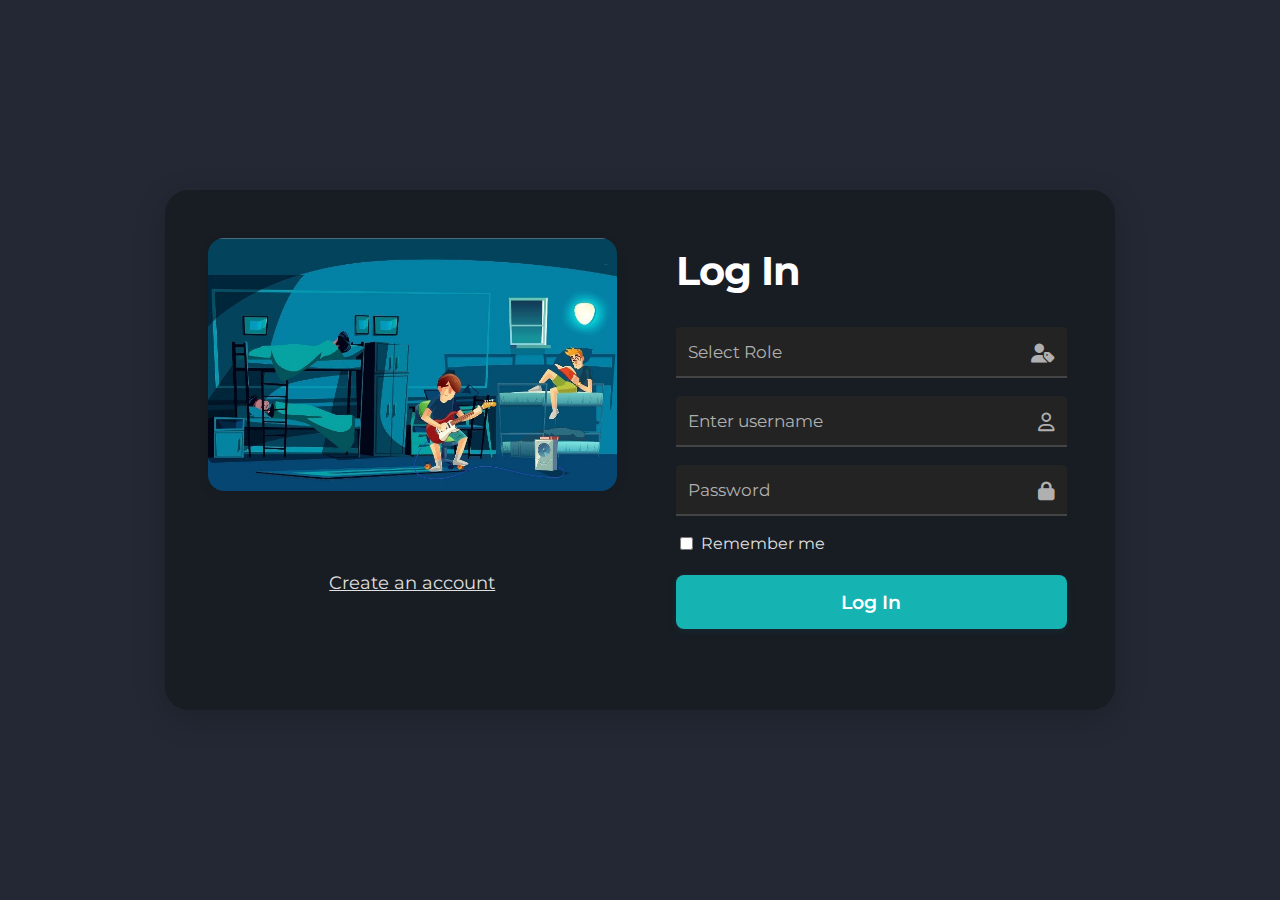
<file: index.html>
<!DOCTYPE html>
<html lang="en">
  <head>
    <meta charset="UTF-8" />
    <title>Login/Register Page</title>
    <link
      href="https://fonts.googleapis.com/css?family=Montserrat:400,600&display=swap"
      rel="stylesheet"
    />
    <link
      rel="stylesheet"
      href="https://cdnjs.cloudflare.com/ajax/libs/font-awesome/6.4.2/css/all.min.css"
    />
    <link rel="stylesheet" href="index.css" />
  </head>
  <body>
    <div class="bg">
      <div class="login-card">
        <div class="login-left">
          <img src="hostel2.jpg" alt="Illustration" />
          <div class="create-account" id="toggle-link">
            <a href="#" id="toggleForm">Create an account</a>
          </div>
        </div>
        <div class="login-right">
          <form id="loginForm">
            <h2>Log In</h2>
            <div class="input-group">
              <select name="role" required>
                <option value="" disabled selected>Select Role</option>
                <option value="student">Student</option>
                <option value="admin">Admin</option>
              </select>
              <span class="input-icon"><i class="fa-solid fa-user-tag"></i></span>
            </div>
            <div class="input-group">
              <input
                type="text"
                name="username"
                placeholder="Enter username"
                required
              />
              <span class="input-icon"><i class="fa-regular fa-user"></i></span>
            </div>
            <div class="input-group">
              <input
                type="password"
                name="password"
                placeholder="Password"
                required
              />
              <span class="input-icon"><i class="fa-solid fa-lock"></i></span>
            </div>
            <div class="remember-row">
              <input type="checkbox" id="remember" />
              <label for="remember">Remember me</label>
            </div>
            <button type="submit" class="login-btn">Log In</button>
          </form>

          <form id="registerForm" style="display: none">
            <h2>Register</h2>
            <div class="input-group">
              <select name="role" id="registerRole" required>
                <option value="" disabled selected>Select Role</option>
                <option value="student">Student</option>
                <option value="admin">Admin</option>
              </select>
              <span class="input-icon"><i class="fa-solid fa-user-tag"></i></span>
            </div>
            <div class="input-group">
              <input
                type="text"
                name="username"
                placeholder="Username"
                required
              />
              <span class="input-icon"><i class="fa-regular fa-user"></i></span>
            </div>
            <div class="input-group">
              <input type="email" name="email" placeholder="Email" required />
              <span class="input-icon"><i class="fa-regular fa-envelope"></i></span>
            </div>
            <div class="input-group">
              <input
                type="password"
                name="password"
                placeholder="Password"
                required
              />
              <span class="input-icon"><i class="fa-solid fa-lock"></i></span>
            </div>
            <!-- Admin ID input, hidden by default -->
            <div class="input-group" id="admin-id-group" style="display:none;">
              <input
                type="text"
                id="adminId"
                name="adminId"
                maxlength="6"
                pattern="\d{6}"
                placeholder="Enter 6-digit Admin ID"
                autocomplete="off"
              />
              <span class="input-icon"><i class="fa-solid fa-id-badge"></i></span>
            </div>
            <button type="submit" class="login-btn">Register</button>
          </form>
        </div>
      </div>
    </div>

    <!-- OTP Modal -->
    <div id="otpModal" class="otp-modal" style="display: none">
      <div class="otp-box">
        <h2>Verify Your Email</h2>
        <div id="otpError" class="otp-error"></div>
        <input
          type="text"
          id="otpInput"
          maxlength="6"
          placeholder="Enter OTP"
          autocomplete="one-time-code"
        />
        <button onclick="verifyOtp()">Verify</button>
      </div>
    </div>

    <div id="notification" class="notification"></div>

    <script>
      const BASE_URL = "http://127.0.0.1:5500";

      function showNotification(message, type = "") {
        const notification = document.getElementById("notification");
        notification.textContent = message;
        notification.className = "notification show" + (type ? " " + type : "");
        setTimeout(() => {
          notification.className = "notification";
        }, 3000);
      }

      const loginForm = document.getElementById("loginForm");
      const registerForm = document.getElementById("registerForm");
      const toggleForm = document.getElementById("toggleForm");
      const registerRole = document.getElementById("registerRole");
      const adminIdGroup = document.getElementById("admin-id-group");
      const adminIdInput = document.getElementById("adminId");

      // Show/hide Admin ID field based on role selection
      registerRole.addEventListener("change", function () {
        if (this.value === "admin") {
          adminIdGroup.style.display = "flex";
          adminIdInput.required = true;
        } else {
          adminIdGroup.style.display = "none";
          adminIdInput.required = false;
          adminIdInput.value = "";
        }
      });

      toggleForm.addEventListener("click", function (e) {
        e.preventDefault();
        if (loginForm.style.display === "none") {
          loginForm.style.display = "";
          registerForm.style.display = "none";
          toggleForm.textContent = "Create an account";
        } else {
          loginForm.style.display = "none";
          registerForm.style.display = "";
          toggleForm.textContent = "Already have an account? Log In";
        }
      });

      // Registration with OTP
      let pendingUsername = "";
      let pendingPassword = "";
      let pendingRole = "";
      let pendingEmail = "";
      let pendingAdminId = "";

      registerForm.addEventListener("submit", async (e) => {
        e.preventDefault();
        const username = registerForm.username.value;
        const password = registerForm.password.value;
        const role = registerForm.role.value;
        const email = registerForm.email.value;
        const adminId =
          role === "admin" ? registerForm.adminId.value.trim() : undefined;

        try {
          const body = { username, password, role, email };
          if (role === "admin") {
            body.adminId = adminId;
          }
          const res = await fetch(BASE_URL + "/register", {
            method: "POST",
            headers: { "Content-Type": "application/json" },
            credentials: "include",
            body: JSON.stringify(body),
          });
          const data = await res.json();
          if (res.status === 200) {
            pendingUsername = username;
            pendingPassword = password;
            pendingRole = role;
            pendingEmail = email;
            pendingAdminId = adminId;
            document.getElementById("otpModal").style.display = "flex";
            showNotification("OTP sent to your email", "success");
          } else {
            showNotification(data.message, "error");
          }
        } catch (error) {
          showNotification("Registration failed", "error");
        }
      });

      async function verifyOtp() {
        const otp = document.getElementById("otpInput").value;
        try {
          const res = await fetch(BASE_URL + "/verify_otp", {
            method: "POST",
            headers: { "Content-Type": "application/json" },
            credentials: "include",
            body: JSON.stringify({ username: pendingUsername, otp }),
          });
          const data = await res.json();
          if (res.status === 201) {
            document.getElementById("otpModal").style.display = "none";
            showNotification("Registration successful!", "success");
            toggleForm.click();
          } else {
            document.getElementById("otpError").textContent =
              data.message || "Invalid OTP";
          }
        } catch (err) {
          document.getElementById("otpError").textContent =
            "Verification failed";
        }
      }

      // Login
      loginForm.addEventListener("submit", async (e) => {
        e.preventDefault();
        const username = loginForm.username.value;
        const password = loginForm.password.value;
        const role = loginForm.role.value;

        try {
          const res = await fetch(BASE_URL + "/login", {
            method: "POST",
            headers: { "Content-Type": "application/json" },
            credentials: "include",
            body: JSON.stringify({ username, password, role }),
          });

          const data = await res.json();
          showNotification(
            data.message,
            res.status === 200 ? "success" : "error"
          );
          if (res.status === 200 && data.redirect) {
            window.location.href = data.redirect;
          }
        } catch (error) {
          showNotification("Login failed", "error");
        }
      });
    </script>
  </body>
</html>
</file>
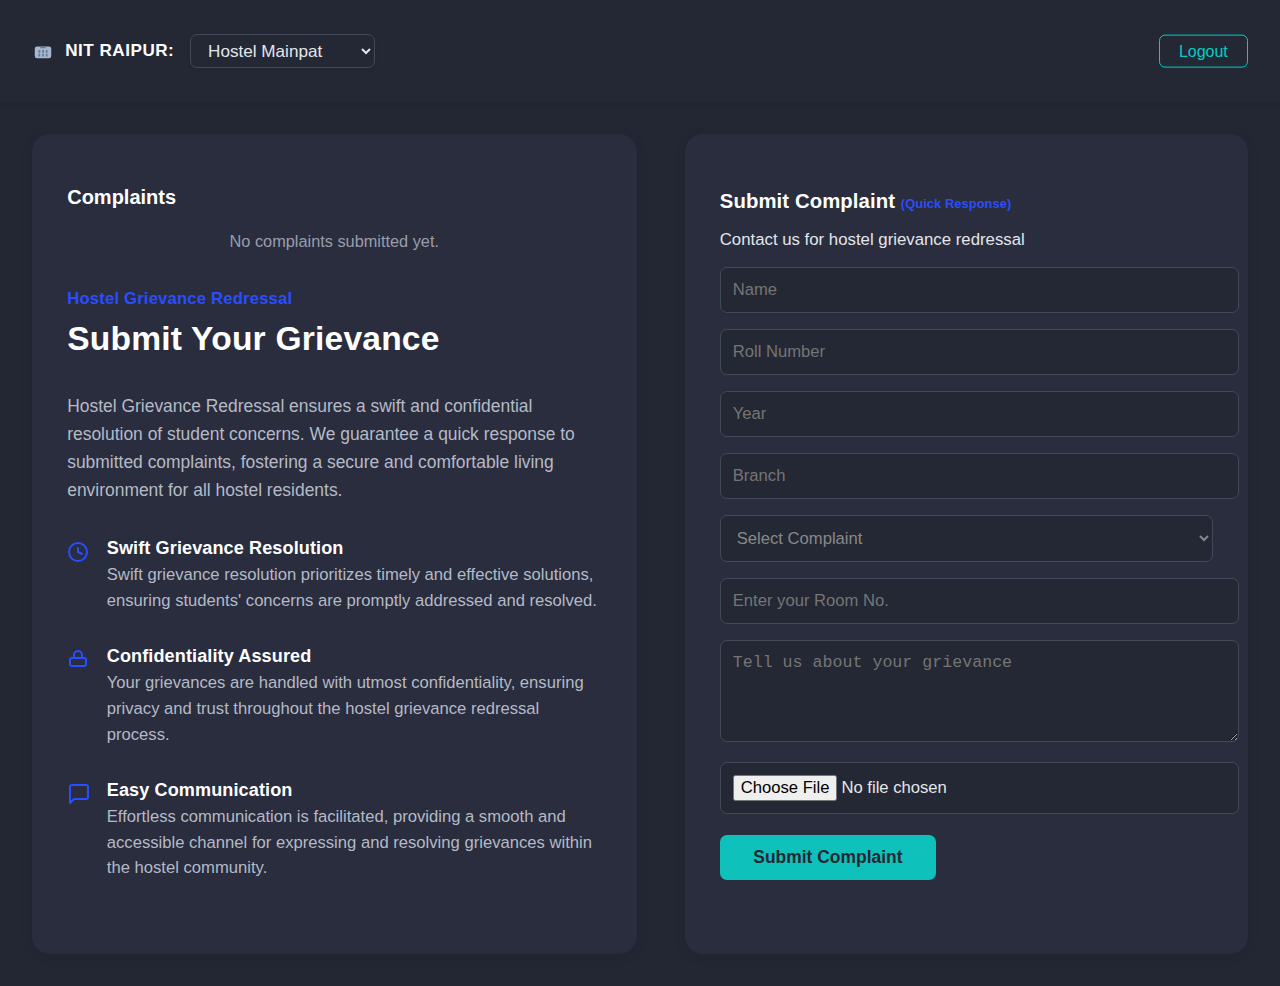
<file: dashboard.html>
<!DOCTYPE html>
<html lang="en">
<head>
  <meta charset="UTF-8" />
  <meta name="viewport" content="width=device-width, initial-scale=1.0"/>
  <title>Hostel Dashboard</title>
  <link rel="stylesheet" href="dashboard.css"/>
</head>
<body>
  <header>
    <div class="hostel-select">
      <span class="hostel-icon">
        <svg width="22" height="22" viewBox="0 0 24 24" style="vertical-align: middle">
          <rect x="3" y="7" width="18" height="13" rx="2.5" fill="#a6b7cf" />
          <rect x="7" y="11" width="2" height="3" fill="#6b7a90" />
          <rect x="11" y="11" width="2" height="3" fill="#6b7a90" />
          <rect x="15" y="11" width="2" height="3" fill="#6b7a90" />
          <rect x="7" y="15" width="2" height="3" fill="#6b7a90" />
          <rect x="11" y="15" width="2" height="3" fill="#6b7a90" />
          <rect x="15" y="15" width="2" height="3" fill="#6b7a90" />
          <rect x="9" y="7" width="6" height="2" fill="#6b7a90" />
        </svg>
      </span>
      <span class="hostel-label">NIT RAIPUR:</span>
      <select id="hostel">
        <option>Hostel Mainpat</option>
        <option>Hostel Chitrakoot</option>
        <option>Hostel Malhar</option>
        <option>Hostel Sirpur</option>
        <option>Hostel Kotumsar</option>
        <option>Hostel Indravati</option>
        <option>Hostel Mahanadi</option>
      </select>
    </div>
    <button class="logout-btn">Logout</button>
  </header>

  <div class="dashboard">
    <div class="left">
      <div class="complaints-section">
        <h2 class="complaints-title">Complaints</h2>
        <div id="complaints-list" class="complaints-list">
          <div class="complaints-placeholder">
            No complaints submitted yet.
          </div>
        </div>
      </div>
      <a href="#" class="section-link">Hostel Grievance Redressal</a>
      <h1 class="main-title">Submit Your Grievance</h1>
      <p class="subtitle">
        Hostel Grievance Redressal ensures a swift and confidential resolution
        of student concerns. We guarantee a quick response to submitted
        complaints, fostering a secure and comfortable living environment for
        all hostel residents.
      </p>
      <ul class="features-list">
        <li>
          <span class="icon">
            <svg width="22" height="22" fill="none" stroke="#2a4dff" stroke-width="2" stroke-linecap="round" stroke-linejoin="round">
              <circle cx="11" cy="11" r="9" />
              <polyline points="11 7 11 11 15 13" />
            </svg>
          </span>
          <div>
            <strong>Swift Grievance Resolution</strong>
            <p>
              Swift grievance resolution prioritizes timely and effective
              solutions, ensuring students' concerns are promptly addressed
              and resolved.
            </p>
          </div>
        </li>
        <li>
          <span class="icon">
            <svg width="22" height="22" fill="none" stroke="#2a4dff" stroke-width="2" stroke-linecap="round" stroke-linejoin="round">
              <rect x="3" y="10" width="16" height="8" rx="2" />
              <path d="M7 10V7a4 4 0 0 1 8 0v3" />
            </svg>
          </span>
          <div>
            <strong>Confidentiality Assured</strong>
            <p>
              Your grievances are handled with utmost confidentiality,
              ensuring privacy and trust throughout the hostel grievance
              redressal process.
            </p>
          </div>
        </li>
        <li>
          <span class="icon">
            <svg width="22" height="22" fill="none" stroke="#2a4dff" stroke-width="2" stroke-linecap="round" stroke-linejoin="round">
              <path d="M21 15a2 2 0 0 1-2 2H7l-4 4V5a2 2 0 0 1 2-2h14a2 2 0 0 1 2 2z" />
            </svg>
          </span>
          <div>
            <strong>Easy Communication</strong>
            <p>
              Effortless communication is facilitated, providing a smooth and
              accessible channel for expressing and resolving grievances
              within the hostel community.
            </p>
          </div>
        </li>
      </ul>
    </div>
    <div class="right">
      <h3>
        Submit Complaint
        <span style="color: #2a4dff; font-size: 0.8rem">(Quick Response)</span>
      </h3>
      <p>Contact us for hostel grievance redressal</p>
      <form id="complaintForm" enctype="multipart/form-data">
        <input type="text" name="name" placeholder="Name" required>
        <input type="text" name="rollno" placeholder="Roll Number" required>
        <input type="text" name="year" placeholder="Year" required>
        <input type="text" name="branch" placeholder="Branch" required>
        <select id="complaintTitle" name="title" required>
          <option value="" disabled selected>Select Complaint</option>
          <option value="Cleanliness Issue">Cleanliness Issue</option>
          <option value="Maintenance Request">Electricity Issue</option>
          <option value="Food Quality">Mess Issue</option>
          <option value="Water Supply">Washroom Issue</option>
          <option value="Internet Connectivity">Water Cooler Issue</option>
          <option value="Other">Other</option>
        </select>
        <input type="text" id="roomNo" name="room" placeholder="Enter your Room No." required />
        <textarea id="complaintText" name="text" placeholder="Tell us about your grievance" rows="4" required></textarea>
        <input type="file" name="image" id="image" accept="image/*">
        <div id="imagePreview"></div>
        <button type="submit">Submit Complaint</button>
      </form>
    </div>
  </div>

  <!-- Custom Delete Confirmation Modal -->
  <div id="confirmModal" class="modal-overlay">
    <div class="modal-box">
      <div class="modal-icon">🗑️</div>
      <div class="modal-title">Delete Complaint</div>
      <div class="modal-message">Are you sure you want to delete this complaint?</div>
      <div class="modal-actions">
        <button id="modalCancel" class="modal-btn cancel">Cancel</button>
        <button id="modalConfirm" class="modal-btn delete">Delete</button>
      </div>
    </div>
  </div>

  <!-- Custom Alert Modal -->
  <div id="customAlert" class="custom-alert-overlay">
    <div class="custom-alert-box">
      <div class="custom-alert-icon">✅</div>
      <h2 class="custom-alert-title">Done!!!</h2>
      <div class="custom-alert-message" id="customAlertMsg"></div>
      <button class="custom-alert-btn" onclick="closeCustomAlert()">OK</button>
    </div>
  </div>
  <script>
    const complaints = [];
    let pendingDeleteId = null;

    // Image preview logic
    const imageInput = document.getElementById('image');
    const imagePreview = document.getElementById('imagePreview');
    imageInput.addEventListener('change', function() {
      imagePreview.innerHTML = '';
      if (this.files && this.files[0]) {
        const reader = new FileReader();
        reader.onload = function(e) {
          imagePreview.innerHTML = '<img src="' + e.target.result + '" alt="Image Preview" style="max-width:120px;max-height:120px;">';
          imagePreview.style.display = 'block';
        }
        reader.readAsDataURL(this.files[0]);
      } else {
        imagePreview.style.display = 'none';
      }
    });

    function renderComplaints() {
      const list = document.getElementById("complaints-list");
      list.innerHTML = "";
      if (complaints.length === 0) {
        list.innerHTML =
          '<div class="complaints-placeholder">No complaints submitted yet.</div>';
        return;
      }
      complaints
        .slice()
        .reverse()
        .forEach((c) => {
          const el = document.createElement("div");
          el.className = "complaint-card";
          el.innerHTML = `
            <div class="complaint-header">
              <span class="complaint-title">${c.title || "No Title"}</span>
              <span class="complaint-date">${c.date || ""}</span>
            </div>
            <div class="complaint-meta">
              <span class="complaint-hostel"><strong>Hostel:</strong> ${c.hostel || "N/A"}</span>
              <span class="complaint-room"><strong>Room No:</strong> ${c.room || "N/A"}</span>
            </div>
            <div class="complaint-text"><strong>Description:</strong> ${c.text || "No description"}</div>
            <div class="complaint-status"><strong>Status:</strong> ${c.status || "Open"}</div>
            ${c.image_url ? `<div class="complaint-image"><strong>Image:</strong><br><img src="${c.image_url}" alt="Evidence" style="max-width:100px;max-height:100px;"></div>` : ""}
            <button class="delete-btn" data-id="${c._id}"><span class="icon">🗑️</span> Delete</button>
          `;
          list.appendChild(el);
        });

      // Add event listeners for all delete buttons
      document.querySelectorAll(".delete-btn").forEach((btn) => {
        btn.addEventListener("click", function () {
          const complaintId = this.getAttribute("data-id");
          showDeleteModal(complaintId, async function(id) {
            try {
              const res = await fetch(
                `https://hostel6.onrender.com/api/complaints/${id}`,
                {
                  method: "DELETE",
                  credentials: "include",
                }
              );
              const data = await res.json();
              if (res.ok) {
                showCustomAlert("Complaint deleted successfully.");
                fetchUserComplaints();
              } else {
                alert("Failed to delete: " + data.message);
              }
            } catch (err) {
              alert("Network error");
              console.error(err);
            }
          });
        });
      });
    }

    function showDeleteModal(complaintId, onConfirm) {
      pendingDeleteId = complaintId;
      const modal = document.getElementById('confirmModal');
      modal.classList.add('active');
      document.getElementById('modalConfirm').onclick = function() {
        modal.classList.remove('active');
        onConfirm(pendingDeleteId);
        pendingDeleteId = null;
      };
      document.getElementById('modalCancel').onclick = function() {
        modal.classList.remove('active');
        pendingDeleteId = null;
      };
    }

    async function fetchUserComplaints() {
      try {
        const res = await fetch("https://hostel6.onrender.com/api/complaints", {
          method: "GET",
          credentials: "include",
        });
        const data = await res.json();
        if (res.ok) {
          complaints.length = 0;
          data.forEach((c) => complaints.push(c));
          renderComplaints();
        } else {
          alert("Error: " + data.message);
        }
      } catch (err) {
        alert("Error loading complaints");
        console.error(err);
      }
    }

    // Submit complaint to backend
    const complaintForm = document.getElementById("complaintForm");
    complaintForm.addEventListener("submit", async function (e) {
      e.preventDefault();

      // Collect all form data using FormData
      const formData = new FormData(complaintForm);

      // Add hostel and date (since hostel is outside the form)
      formData.append("hostel", document.getElementById("hostel").value);
      formData.append("date", new Date().toLocaleString());

      try {
        const res = await fetch("https://hostel6.onrender.com/submit_complaint", {
          method: "POST",
          credentials: "include",
          body: formData,
        });
        const data = await res.json();
        if (res.ok) {
          showCustomAlert(
            `<b>Hostel:</b> ${formData.get("hostel")}<br>
             <b>Title:</b> ${formData.get("title") || formData.get("complaintTitle")}<br>
             <b>Room:</b> ${formData.get("room") || formData.get("roomNo")}<br>
             <b>Text:</b> ${formData.get("text") || formData.get("complaintText")}`
          );
          fetchUserComplaints();
          this.reset();
          imagePreview.innerHTML = '';
          imagePreview.style.display = 'none';
        } else {
          alert("Failed to submit: " + data.message);
        }
      } catch (err) {
        alert("Network error");
        console.error(err);
      }
    });

    function showCustomAlert(message) {
      const modal = document.getElementById("customAlert");
      document.getElementById("customAlertMsg").innerHTML = message;
      modal.classList.add("active");
    }
    function closeCustomAlert() {
      document.getElementById("customAlert").classList.remove("active");
    }

    window.addEventListener("DOMContentLoaded", fetchUserComplaints);

    // Logout functionality
    document.querySelector(".logout-btn").addEventListener("click", async () => {
      try {
        const res = await fetch("https://hostel6.onrender.com/logout", {
          method: "POST",
          credentials: "include",
        });
        const data = await res.json();
        if (res.status === 200) {
          window.location.href = "index.html";
        } else {
          alert("Logout failed: " + data.message);
        }
      } catch (err) {
        alert("Logout error");
        console.error(err);
      }
    });
  </script>
</body>
</html>
</file>
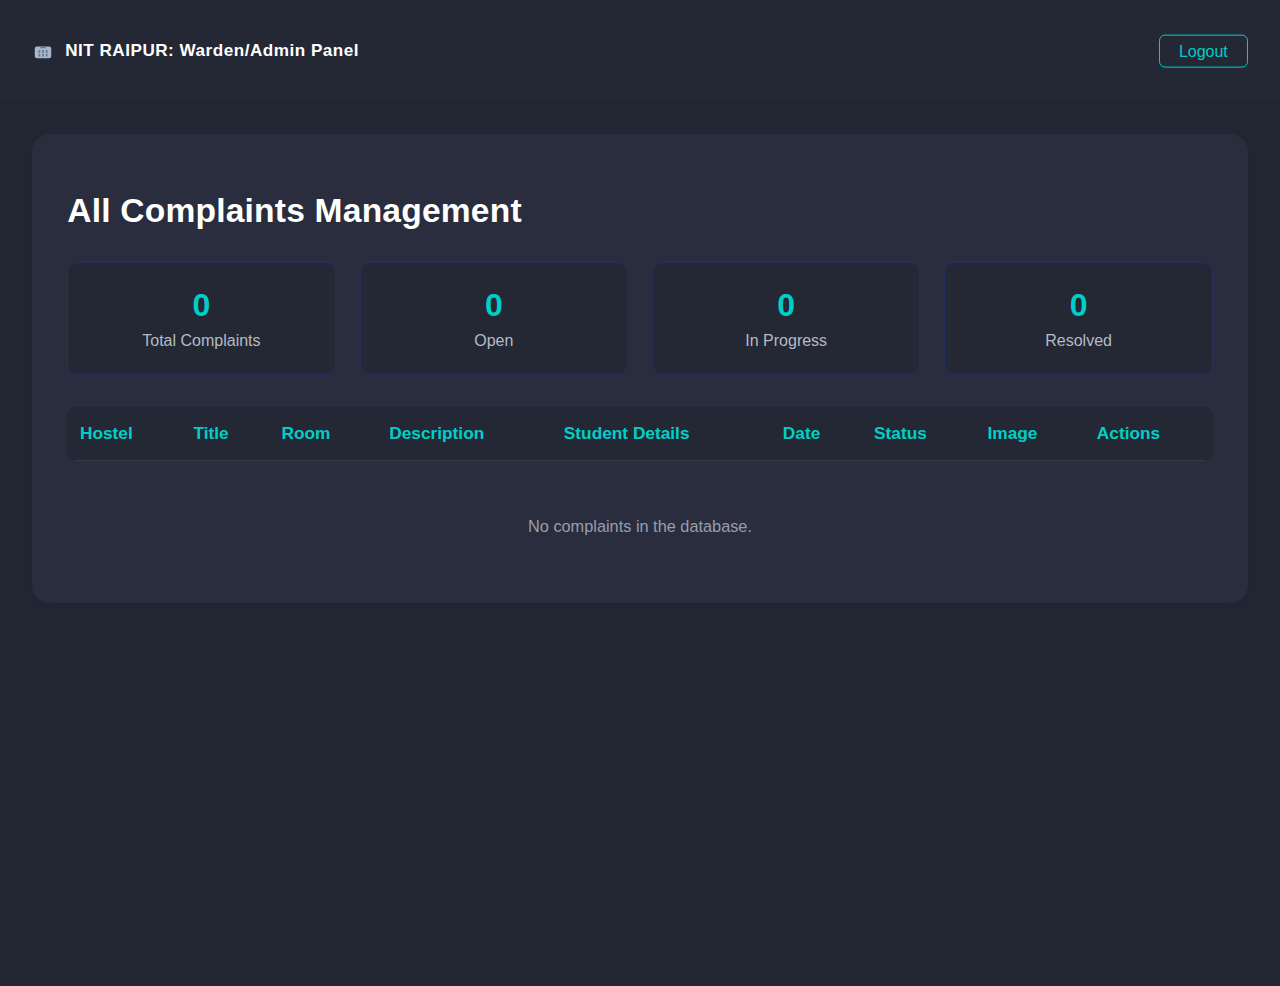
<file: warden.html>
<!DOCTYPE html>
<html lang="en">
  <head>
    <meta charset="UTF-8" />
    <meta name="viewport" content="width=device-width, initial-scale=1.0" />
    <title>Warden/Admin Dashboard</title>
    <link rel="stylesheet" href="warden.css" />
  </head>
  <body>
    <header>
      <div class="hostel-select">
        <span class="hostel-icon">
          <!-- Building SVG icon -->
          <svg
            width="22"
            height="22"
            viewBox="0 0 24 24"
            style="vertical-align: middle"
          >
            <rect x="3" y="7" width="18" height="13" rx="2.5" fill="#a6b7cf" />
            <rect x="7" y="11" width="2" height="3" fill="#6b7a90" />
            <rect x="11" y="11" width="2" height="3" fill="#6b7a90" />
            <rect x="15" y="11" width="2" height="3" fill="#6b7a90" />
            <rect x="7" y="15" width="2" height="3" fill="#6b7a90" />
            <rect x="11" y="15" width="2" height="3" fill="#6b7a90" />
            <rect x="15" y="15" width="2" height="3" fill="#6b7a90" />
            <rect x="9" y="7" width="6" height="2" fill="#6b7a90" />
          </svg>
        </span>
        <span class="hostel-label">NIT RAIPUR: Warden/Admin Panel</span>
      </div>
      <button class="logout-btn">Logout</button>
    </header>

    <div class="dashboard">
      <div class="admin-panel">
        <h1 class="main-title">All Complaints Management</h1>
        <div class="stats-row">
          <div class="stat-card">
            <span class="stat-number" id="total-complaints">0</span>
            <span class="stat-label">Total Complaints</span>
          </div>
          <div class="stat-card">
            <span class="stat-number" id="open-complaints">0</span>
            <span class="stat-label">Open</span>
          </div>
          <div class="stat-card">
            <span class="stat-number" id="progress-complaints">0</span>
            <span class="stat-label">In Progress</span>
          </div>
          <div class="stat-card">
            <span class="stat-number" id="resolved-complaints">0</span>
            <span class="stat-label">Resolved</span>
          </div>
        </div>
        <div class="admin-table-wrapper">
          <table class="admin-table">
            <thead>
              <tr>
                <th>Hostel</th>
                <th>Title</th>
                <th>Room</th>
                <th>Description</th>
                <th>Student Details</th>
                <th>Date</th>
                <th>Status</th>
                <th>Image</th>
                <th>Actions</th>
              </tr>
            </thead>
            <tbody id="admin-complaints-body">
              <!-- Complaints will be rendered here -->
            </tbody>
          </table>
          <div
            id="no-complaints"
            class="complaints-placeholder"
            style="display: none"
          >
            No complaints in the database.
          </div>
          <div id="loading" class="loading">Loading complaints...</div>
        </div>
      </div>
    </div>

    <!-- Custom Alert Modal -->
    <div id="customAlert" class="custom-alert-overlay">
      <div class="custom-alert-box">
        <div class="custom-alert-header">
          <span class="custom-alert-icon">
            <svg width="22" height="22" viewBox="0 0 22 22">
              <rect width="22" height="22" rx="4" fill="#21c87a" />
              <path
                d="M6 11.5L10 15.5L16 7.5"
                stroke="white"
                stroke-width="2"
                stroke-linecap="round"
                stroke-linejoin="round"
              />
            </svg>
          </span>
          <span class="custom-alert-title">Status Updated!</span>
          <button class="custom-alert-btn" onclick="closeCustomAlert()">
            OK
          </button>
        </div>
        <div class="custom-alert-details" id="customAlertMsg"></div>
      </div>
    </div>

    <script>
      // Status options
      const statusOptions = ["Open", "In Progress", "Resolved", "Closed"];
      let complaints = [];

      // Fetch complaints from backend API
      async function fetchComplaints() {
        try {
          document.getElementById("loading").style.display = "block";
          const response = await fetch("http://127.0.0.1:5500/api/complaints", {
            method: "GET",
            credentials: "include",
            headers: { "Content-Type": "application/json" },
          });

          if (response.status === 401) {
            alert("Please login first");
            window.location.href = "index.html";
            return [];
          }
          if (response.status === 403) {
            alert("Access denied. Admin/Warden access required.");
            window.location.href = "index.html";
            return [];
          }
          if (!response.ok) {
            throw new Error("Failed to fetch complaints");
          }
          const fetchedComplaints = await response.json();
          complaints = fetchedComplaints;
          updateStats();
          return fetchedComplaints;
        } catch (error) {
          console.error("Error fetching complaints:", error);
          alert("Error fetching complaints. Please try again.");
          return [];
        } finally {
          document.getElementById("loading").style.display = "none";
        }
      }

      // Update statistics
      function updateStats() {
        const total = complaints.length;
        const open = complaints.filter((c) => c.status === "Open").length;
        const inProgress = complaints.filter(
          (c) => c.status === "In Progress"
        ).length;
        const resolved = complaints.filter(
          (c) => c.status === "Resolved"
        ).length;
        document.getElementById("total-complaints").textContent = total;
        document.getElementById("open-complaints").textContent = open;
        document.getElementById("progress-complaints").textContent = inProgress;
        document.getElementById("resolved-complaints").textContent = resolved;
      }

      // Render complaints in admin dashboard
      function renderAdminComplaints(complaints) {
        const tbody = document.getElementById("admin-complaints-body");
        const noComplaints = document.getElementById("no-complaints");
        tbody.innerHTML = "";

        if (complaints.length === 0) {
          noComplaints.style.display = "block";
          return;
        } else {
          noComplaints.style.display = "none";
        }

        complaints.forEach((c, idx) => {
          const row = document.createElement("tr");
          const statusClass = `status-${(c.status || "Open")
            .toLowerCase()
            .replace(" ", "-")}`;
          row.innerHTML = `
            <td>${c.hostel || "N/A"}</td>
            <td>${c.title || "N/A"}</td>
            <td>${c.room || "N/A"}</td>
            <td>${c.text || "No description"}</td>
            <td>
              <div><b>Name:</b> ${c.name || "N/A"}</div>
              <div><b>Roll No:</b> ${c.rollno || "N/A"}</div>
              <div><b>Year:</b> ${c.year || "N/A"}</div>
              <div><b>Branch:</b> ${c.branch || "N/A"}</div>
              <div><b>Username:</b> ${c.username || "N/A"}</div>
            </td>
            <td>${c.date || "N/A"}</td>
            <td>
              <span class="status-badge ${statusClass}">${
            c.status || "Open"
          }</span>
            </td>
            <td>
              ${
                c.image_url
                  ? `<a href="${c.image_url}" target="_blank"><img src="${c.image_url}" alt="Evidence" style="max-width:60px;max-height:60px;"></a>`
                  : "No image"
              }
            </td>
            <td>
              <select class="status-select" data-id="${c._id}" data-index="${idx}">
                ${statusOptions
                  .map(
                    (status) =>
                      `<option value="${status}"${
                        (c.status || "Open") === status ? " selected" : ""
                      }>${status}</option>`
                  )
                  .join("")}
              </select>
            </td>
          `;
          tbody.appendChild(row);
        });

        // Add event listeners for status change
        document.querySelectorAll(".status-select").forEach((select) => {
          select.addEventListener("change", async function () {
            const complaintId = this.getAttribute("data-id");
            const idx = this.getAttribute("data-index");
            const newStatus = this.value;
            const complaint = complaints[idx];
            try {
              const res = await fetch(
                `http://127.0.0.1:5500/api/complaints/${complaintId}`,
                {
                  method: "PUT",
                  credentials: "include",
                  headers: { "Content-Type": "application/json" },
                  body: JSON.stringify({ status: newStatus }),
                }
              );
              if (!res.ok) throw new Error("Failed to update status");
              complaint.status = newStatus;
              updateStats();
              showCustomAlert(
                `<div class="alert-detail-row"><span>Status changed to:</span> <b>${newStatus}</b></div>
                 <div class="alert-detail-row"><span>Title:</span> <b>${complaint.title}</b></div>
                 <div class="alert-detail-row"><span>Room:</span> <b>${complaint.room}</b></div>
                 <div class="alert-detail-row"><span>Student:</span> <b>${complaint.username}</b></div>`
              );
              renderAdminComplaints(complaints);
            } catch (error) {
              console.error("Error updating status:", error);
              alert("Failed to update status. Please try again.");
              this.value = complaint.status || "Open";
            }
          });
        });
      }

      function showCustomAlert(message) {
        document.getElementById("customAlertMsg").innerHTML = message;
        document.getElementById("customAlert").classList.add("active");
      }
      function closeCustomAlert() {
        document.getElementById("customAlert").classList.remove("active");
      }

      document
        .querySelector(".logout-btn")
        .addEventListener("click", async () => {
          try {
            const res = await fetch("http://127.0.0.1:5500/logout", {
              method: "POST",
              credentials: "include",
            });
            const data = await res.json();
            if (res.status === 200) {
              window.location.href = "index.html";
            } else {
              alert("Logout failed: " + data.message);
            }
          } catch (err) {
            alert("Logout error");
            console.error(err);
          }
        });

      window.addEventListener("DOMContentLoaded", async () => {
        const fetchedComplaints = await fetchComplaints();
        renderAdminComplaints(fetchedComplaints);
      });
    </script>
  </body>
</html>
</file>
<file: index.css>
body,
html {
  height: 100%;
  margin: 0;
  padding: 0;
  font-family: "Montserrat", Arial, sans-serif;
  background: #232834;
}

.bg {
  min-height: 100vh;
  width: 100vw;
  display: flex;
  align-items: center;
  justify-content: center;
}

.login-card {
  background: #181c23;
  border-radius: 24px;
  box-shadow: 0 8px 32px rgba(0, 0, 0, 0.18);
  display: flex;
  width: 950px;
  max-width: 98vw;
  min-height: 520px;
  overflow: hidden;
  align-items: flex-start;
}

.login-left {
  flex: 1.1;
  display: flex;
  flex-direction: column;
  align-items: center;
  justify-content: flex-start;
  margin-left: 32px;
  padding: 48px 0 0 0;
  background: #181c23;
  min-height: 100%;
  position: relative;
}

.login-left img {
  width: 430px;
  max-width: 95%;
  margin-bottom: 0;
  margin-top: 0;
  object-fit: contain;
  border-radius: 16px;
  box-shadow: 0 2px 12px rgba(0, 0, 0, 0.08);
  display: block;
}

.create-account {
  margin-top: 80px;
  text-align: center;
  width: 100%;
}

.create-account a {
  color: #e0e0e0;
  font-size: 1.14rem;
  text-decoration: underline;
  transition: color 0.2s;
  font-weight: 400;
}

.create-account a:hover {
  color: #16b3b3;
}

.login-right {
  flex: 1;
  padding: 56px 48px 40px 48px;
  display: flex;
  flex-direction: column;
  justify-content: flex-start;
  background: transparent;
  min-height: 100%;
}

.login-right h2 {
  font-size: 2.5rem;
  font-weight: 700;
  margin: 0 0 32px 0;
  color: #fff;
  letter-spacing: -1px;
}

.input-group {
  position: relative;
  margin-bottom: 18px;
  display: flex;
  align-items: center;
}

.input-group input,
.input-group select {
  width: 100%;
  padding: 14px 38px 14px 12px;
  border: none;
  border-bottom: 2px solid #444;
  font-size: 1.08rem;
  background: #232323;
  outline: none;
  color: #e4e2e2;
  transition: border-color 0.2s;
  font-family: "Montserrat", Arial, sans-serif;
  appearance: none;
  -webkit-appearance: none;
  -moz-appearance: none;
  border-radius: 4px 4px 0 0;
}

.input-group input::placeholder,
.input-group select:invalid {
  color: #b0b0b0;
  opacity: 1;
}

.input-group select:focus,
.input-group input:focus {
  border-bottom: 2px solid #16b3b3;
}

.input-icon {
  position: absolute;
  right: 12px;
  top: 50%;
  transform: translateY(-50%);
  color: #b0b0b0;
  font-size: 1.18rem;
  pointer-events: none;
}

.remember-row {
  display: flex;
  align-items: center;
  margin-bottom: 22px;
  font-size: 1rem;
  color: #e0e0e0;
}

.remember-row input[type="checkbox"] {
  margin-right: 8px;
}

.login-btn {
  width: 100%;
  padding: 15px 0;
  background: #16b3b3;
  color: #fff;
  border: none;
  border-radius: 8px;
  font-size: 1.2rem;
  font-weight: 600;
  cursor: pointer;
  margin-bottom: 0;
  transition: background 0.2s;
  box-shadow: 0 2px 8px rgba(22, 179, 179, 0.1);
  font-family: "Montserrat", Arial, sans-serif;
}

.login-btn:hover {
  background: #119494;
}

/* OTP Modal styles */
.otp-modal {
  position: fixed;
  top: 0;
  left: 0;
  width: 100vw;
  height: 100vh;
  display: flex;
  align-items: center;
  justify-content: center;
  background: rgba(24, 28, 35, 0.88);
  z-index: 9999;
}

.otp-box {
  background: #181c23;
  padding: 2rem 2.2rem 1.5rem 2.2rem;
  border-radius: 16px;
  box-shadow: 0 4px 32px rgba(22, 179, 179, 0.13);
  min-width: 340px;
  max-width: 95vw;
  text-align: center;
  display: flex;
  flex-direction: column;
  align-items: center;
  color: #e3e6ea;
}

.otp-box h2 {
  color: #16b3b3;
  font-size: 1.5rem;
  margin-bottom: 1.2rem;
  font-weight: 700;
}

.otp-box input[type="text"] {
  width: 60%;
  padding: 0.7rem;
  font-size: 1.2rem;
  border-radius: 7px;
  border: 1.5px solid #44495a;
  background: #232834;
  color: #e3e6ea;
  margin-bottom: 1.2rem;
  text-align: center;
  transition: border 0.2s;
}

.otp-box input[type="text"]:focus {
  border-color: #16b3b3;
  outline: none;
}

.otp-box button {
  padding: 0.6rem 2.2rem;
  background: #16b3b3;
  color: #232834;
  border: none;
  border-radius: 7px;
  font-size: 1.15rem;
  font-weight: 700;
  cursor: pointer;
  transition: background 0.2s, box-shadow 0.2s;
  box-shadow: 0 2px 8px rgba(0, 207, 200, 0.09);
}

.otp-box button:hover {
  background: #00e7df;
}

.otp-error {
  color: #ff6b6b;
  margin-bottom: 1rem;
  font-size: 1rem;
}

/* Notification styles */
.notification {
  position: fixed;
  top: 32px;
  left: 50%;
  transform: translateX(-50%);
  min-width: 280px;
  max-width: 90vw;
  padding: 18px 32px;
  background: #232323;
  color: #fff;
  font-size: 1.12rem;
  font-family: "Montserrat", Arial, sans-serif;
  border-radius: 10px;
  box-shadow: 0 4px 24px rgba(22, 179, 179, 0.2);
  z-index: 9999;
  text-align: center;
  opacity: 0;
  pointer-events: none;
  transition: opacity 0.3s, top 0.3s;
  border: 2px solid #16b3b3;
}
.notification.show {
  opacity: 1;
  pointer-events: auto;
  top: 52px;
}
.notification.success {
  border-color: #16b3b3;
  background: #193c3c;
  color: #aaffee;
}
.notification.error {
  border-color: #ff3d3d;
  background: #3c1919;
  color: #ffbdbd;
}

@media (max-width: 900px) {
  .login-card {
    flex-direction: column;
    width: 98vw;
    min-height: 0;
    align-items: stretch;
  }
  .login-left,
  .login-right {
    border-radius: 0;
    padding: 32px 16px;
    min-height: unset;
  }
  .login-left img {
    width: 220px;
    max-width: 98vw;
  }
  .create-account {
    margin-top: 40px;
  }
  .login-right {
    padding: 32px 20px 24px 20px;
  }
  .otp-box {
    min-width: 0;
    width: 96vw;
    padding: 1.1rem 0.7rem 1rem 0.7rem;
  }
}
</file>
<file: dashboard.css>
body {
  margin: 0;
  padding: 0;
  background: #232834;
  font-family: "Segoe UI", Arial, sans-serif;
  color: #e3e6ea;
}

header {
  background-color: #232834;
  padding: 1.2rem 2rem 1.2rem 2rem;
  display: flex;
  justify-content: flex-start;
  align-items: center;
  box-shadow: 0 2px 5px rgba(20, 20, 20, 0.1);
  color: #e3e6ea;
  position: relative;
  min-height: 64px;
}

.hostel-select {
  display: flex;
  align-items: center;
  gap: 0.7rem;
  font-size: 1.13rem;
  font-weight: 500;
}

.hostel-icon {
  display: flex;
  align-items: center;
}

.hostel-label {
  color: #fff;
  font-weight: 600;
  font-size: 1.07rem;
  margin-right: 0.3rem;
  letter-spacing: 0.5px;
}

.hostel-select select {
  font-size: 1.07rem;
  font-weight: 500;
  padding: 0.36rem 1.1rem 0.36rem 0.8rem;
  background-color: #232834;
  color: #e3e6ea;
  border: 1.5px solid #44495a;
  border-radius: 7px;
  outline: none;
  transition: border 0.2s;
  box-shadow: 0 1px 4px rgba(20, 20, 20, 0.1);
  min-width: 170px;
}

.hostel-select select:focus {
  border-color: #2a4dff;
}

.logout-btn {
  background: transparent;
  color: #00cfc8;
  border: 1.5px solid #00cfc8;
  padding: 0.4rem 1.2rem;
  border-radius: 6px;
  cursor: pointer;
  position: absolute;
  top: 50%;
  right: 2rem;
  transform: translateY(-50%);
  font-size: 1rem;
  font-weight: 500;
  transition: background 0.3s, color 0.3s, border 0.3s;
}

.logout-btn:hover {
  background: #00cfc8;
  color: #232834;
  border-color: #00cfc8;
}

.dashboard {
  display: flex;
  padding: 2rem;
  gap: 2rem;
  color: #e3e6ea;
  background: #232734;
  min-height: calc(100vh - 80px);
}

.left,
.right {
  background: #292d3e;
  border-radius: 18px;
  box-shadow: 0 2px 12px rgba(20, 20, 20, 0.1);
  padding: 2.2rem 2.2rem 2rem 2.2rem;
}

.left {
  width: 52%;
  margin-right: 1rem;
  display: flex;
  flex-direction: column;
}

.right {
  width: 48%;
  min-width: 320px;
}

.section-link {
  color: #2a4dff;
  font-size: 1.04rem;
  text-decoration: none;
  font-weight: 600;
  display: inline-block;
  margin-bottom: 0.7rem;
  letter-spacing: 0.2px;
}

.main-title {
  font-size: 2.1rem;
  color: #fff;
  font-weight: 700;
  margin: 0 0 1.1rem 0;
  letter-spacing: 0.2px;
}

.subtitle {
  color: #b5bac6;
  font-size: 1.09rem;
  margin-bottom: 2.1rem;
  line-height: 1.6;
}

.features-list {
  list-style: none;
  padding: 0;
  margin: 0;
}

.features-list li {
  display: flex;
  align-items: flex-start;
  margin-bottom: 2rem;
}

.features-list .icon {
  margin-right: 1.1rem;
  margin-top: 0.15rem;
  flex-shrink: 0;
}

.features-list strong {
  color: #fff;
  font-size: 1.13rem;
  font-weight: 700;
  display: block;
  margin-bottom: 0.2rem;
  letter-spacing: 0.1px;
}

.features-list p {
  color: #b5bac6;
  font-size: 1.04rem;
  margin: 0;
  line-height: 1.55;
}

.right h3 {
  color: #fff;
  font-size: 1.27rem;
  font-weight: 700;
  margin-bottom: 0.8rem;
  letter-spacing: 0.1px;
}

.right p {
  color: #e3e6ea;
  font-size: 1.05rem;
  margin-bottom: 1.1rem;
}

form input,
form textarea,
form select {
  width: 100%;
  padding: 0.75rem;
  margin-bottom: 1rem;
  background-color: #232834;
  border: 1.5px solid #44495a;
  border-radius: 7px;
  color: #e3e6ea;
  font-size: 1.04rem;
  transition: border 0.2s;
}

form input:focus,
form textarea:focus,
form select:focus {
  border-color: #2a4dff;
  outline: none;
}

form select:invalid {
  color: #888888;
}
form button {
  background: #0fc1bb;
  color: #232834;
  border: none;
  padding: 0.75rem 2.1rem;
  border-radius: 7px;
  font-size: 1.09rem;
  font-weight: 600;
  cursor: pointer;
  transition: background 0.3s;
  margin-top: 0.3rem;
}

form button:hover {
  background: #00e7df;
}

@media (max-width: 1100px) {
  .dashboard {
    flex-direction: column;
    padding: 1rem;
  }
  .left,
  .right {
    width: 100%;
    margin-right: 0;
    padding: 1.2rem 0.8rem 1.2rem 0.8rem;
  }
  .right {
    margin-top: 2rem;
  }
}

@media (max-width: 600px) {
  header {
    padding: 1rem 0.5rem;
    min-height: 48px;
  }
  .logout-btn {
    right: 0.5rem;
    font-size: 0.95rem;
    padding: 0.35rem 0.8rem;
  }
  .left,
  .right {
    padding: 0.8rem 0.3rem 0.8rem 0.3rem;
    border-radius: 10px;
  }
  .main-title {
    font-size: 1.3rem;
  }
}

/* Complaints section */
.complaints-section {
  margin-bottom: 1.7rem;
}

.complaints-title {
  font-size: 1.25rem;
  font-weight: 700;
  color: #fff;
  margin-bottom: 0.7rem;
}

.complaints-list {
  display: flex;
  flex-direction: column;
  gap: 0.7rem;
}

.complaints-placeholder {
  color: #b5bac6;
  font-size: 1.02rem;
  padding: 0.7rem 0;
  text-align: center;
  opacity: 0.8;
}

.complaint-card {
  background: #232834;
  border: 1px solid #2a4dff33;
  border-radius: 7px;
  padding: 0.9rem 1.2rem 0.7rem 1.2rem;
  box-shadow: 0 1px 6px rgba(42, 77, 255, 0.03);
  color: #e3e6ea;
  transition: box-shadow 0.2s;
}

.complaint-card:hover {
  box-shadow: 0 4px 18px rgba(37, 200, 250, 0.07);
}

.complaint-header {
  display: flex;
  justify-content: space-between;
  align-items: center;
  font-weight: 600;
  margin-bottom: 0.3rem;
}

.complaint-title {
  color: #2a4dff;
  font-size: 1.07rem;
  font-weight: 600;
}
.complaint-image img {
  max-width: 120px;
  max-height: 80px;
  border-radius: 7px;
  margin-top: 8px;
  box-shadow: 0 2px 8px rgba(30,40,60,0.13);
  display: block;
}
.complaint-room {
  color: #00cfc8;
  font-size: 0.98rem;
}

.complaint-meta {
  display: flex;
  justify-content: space-between;
  font-size: 0.89rem;
  color: #b5bac6;
  margin-bottom: 0.28rem;
}

.complaint-text {
  color: #e3e6ea;
  font-size: 1.01rem;
  margin-top: 0.3rem;
  word-break: break-word;
}
.custom-alert-overlay {
  display: none;
  position: fixed;
  z-index: 9999;
  left: 0;
  top: 0;
  width: 100vw;
  height: 100vh;
  background: rgba(24, 28, 35, 0.78);
  justify-content: center;
  align-items: center;
}

.custom-alert-overlay.active {
  display: flex;
  animation: fadeIn 0.2s;
}

@keyframes fadeIn {
  from {
    opacity: 0;
  }
  to {
    opacity: 1;
  }
}

.custom-alert-box {
  background: #232834;
  color: #e3e6ea;
  border-radius: 16px;
  box-shadow: 0 4px 32px rgba(42, 77, 255, 0.13);
  min-width: 340px;
  max-width: 95vw;
  padding: 2.2rem 2.2rem 2rem 2.2rem;
  text-align: center;
  display: flex;
  flex-direction: column;
  align-items: center;
  animation: popIn 0.3s;
}

@keyframes popIn {
  from {
    transform: scale(0.9);
    opacity: 0;
  }
  to {
    transform: scale(1);
    opacity: 1;
  }
}

.custom-alert-icon {
  margin-bottom: 1.1rem;
  display: flex;
  justify-content: center;
}

.custom-alert-title {
  font-size: 2rem;
  font-weight: 800;
  color: #fff;
  margin-bottom: 1.2rem;
  letter-spacing: 0.5px;
  line-height: 1.2;
}

.custom-alert-details {
  background: rgba(255, 255, 255, 0.03);
  border-radius: 10px;
  padding: 1.1rem 1.2rem 1rem 1.2rem;
  margin-bottom: 1.5rem;
  text-align: left;
  width: 100%;
  max-width: 340px;
  box-sizing: border-box;
  font-size: 1.13rem;
  box-shadow: 0 1px 8px rgba(42, 77, 255, 0.04);
}

.custom-alert-details div {
  margin-bottom: 0.5rem;
  font-weight: 500;
  color: #e3e6ea;
  display: flex;
  gap: 0.5rem;
}

.custom-alert-details div:last-child {
  margin-bottom: 0;
}

.custom-alert-details span {
  font-weight: 700;
  color: #fff;
  min-width: 70px;
  display: inline-block;
}

.custom-alert-btn {
  padding: 0.6rem 2.2rem;
  background: #00cfc8;
  color: #232834;
  border: none;
  border-radius: 7px;
  font-size: 1.15rem;
  font-weight: 700;
  cursor: pointer;
  transition: background 0.2s, box-shadow 0.2s;
  box-shadow: 0 2px 8px rgba(0, 207, 200, 0.09);
  margin-top: 0.2rem;
}

.custom-alert-btn:hover {
  background: #00e7df;
}

@media (max-width: 500px) {
  .custom-alert-box {
    min-width: 0;
    width: 96vw;
    padding: 1.1rem 0.7rem 1rem 0.7rem;
  }
  .custom-alert-title {
    font-size: 1.25rem;
  }
  .custom-alert-details {
    font-size: 1rem;
    padding: 0.8rem 0.6rem 0.8rem 0.6rem;
  }
}
/* Attractive red delete button with icon */
    .delete-btn {
  display: inline-flex;
  align-items: center;
  gap: 5px;
  background-color: #e74c3c;
  color: #fff;
  border: none;
  border-radius: 5px;
  padding: 4px 14px;
  font-size: 14px;
  font-weight: 500;
  cursor: pointer;
  transition: background 0.2s, box-shadow 0.2s;
  box-shadow: 0 2px 8px rgba(231,76,60,0.08);
  margin-top: 10px;
}
.delete-btn:hover {
  background-color: #c0392b;
}
.delete-btn .icon {
  font-size: 16px;
  vertical-align: middle;
}

/* Responsive for mobile */
@media (max-width: 700px) {
  .complaint-card-main {
    flex-direction: column;
    gap: 14px;
  }
  .complaint-card-right {
    align-items: flex-start;
    min-width: 0;
  }
}
    /* Custom modal for delete confirmation */
    .modal-overlay {
      position: fixed;
      z-index: 9999;
      inset: 0;
      background: rgba(30,40,60,0.85);
      display: none;
      align-items: center;
      justify-content: center;
    }
    .modal-overlay.active {
      display: flex;
    }
    .modal-box {
      background: #23293a;
      color: #fff;
      border-radius: 12px;
      padding: 32px 24px 20px 24px;
      box-shadow: 0 6px 32px rgba(30,40,60,0.3);
      min-width: 320px;
      max-width: 90vw;
      text-align: center;
    }
    .modal-icon {
      font-size: 36px;
      margin-bottom: 12px;
    }
    .modal-title {
      font-size: 1.25em;
      font-weight: bold;
      margin-bottom: 8px;
    }
    .modal-message {
      font-size: 1em;
      margin-bottom: 24px;
    }
    .modal-actions {
      display: flex;
      justify-content: center;
      gap: 16px;
    }
    .modal-btn {
      padding: 8px 24px;
      border-radius: 4px;
      border: none;
      font-size: 1em;
      cursor: pointer;
      font-weight: 500;
      transition: background 0.2s;
    }
    .modal-btn.cancel {
      background: #444b5e;
      color: #fff;
    }
    .modal-btn.cancel:hover {
      background: #353a4a;
    }
    .modal-btn.delete {
      background: #e74c3c;
      color: #fff;
    }
    .modal-btn.delete:hover {
      background: #c0392b;
    }

    /* Custom alert modal for successful submission */
    .custom-alert-overlay {
      position: fixed;
      z-index: 9999;
      inset: 0;
      background: rgba(30,40,60,0.85);
      display: none;
      align-items: center;
      justify-content: center;
    }
    .custom-alert-overlay.active {
      display: flex;
    }
    .custom-alert-box {
      background: #23293a;
      color: #fff;
      border-radius: 12px;
      padding: 32px 24px 20px 24px;
      box-shadow: 0 6px 32px rgba(30,40,60,0.3);
      min-width: 320px;
      max-width: 90vw;
      text-align: center;
    }
    .custom-alert-icon {
      font-size: 36px;
      margin-bottom: 12px;
    }
    .custom-alert-title {
      font-size: 1.25em;
      font-weight: bold;
      margin-bottom: 8px;
    }
    .custom-alert-message {
      font-size: 1em;
      margin-bottom: 24px;
    }
    .custom-alert-btn {
      padding: 8px 24px;
      border-radius: 4px;
      border: none;
      font-size: 1em;
      cursor: pointer;
      font-weight: 500;
      background: #2a4dff;
      color: #fff;
      transition: background 0.2s;
    }
    .custom-alert-btn:hover {
      background: #1736a3;
    }
</file>
<file: warden.css>
body {
  margin: 0;
  padding: 0;
  background: #232834;
  font-family: "Segoe UI", Arial, sans-serif;
  color: #e3e6ea;
}
header {
  background-color: #232834;
  padding: 1.2rem 2rem;
  display: flex;
  justify-content: flex-start;
  align-items: center;
  box-shadow: 0 2px 5px rgba(20, 20, 20, 0.1);
  color: #e3e6ea;
  position: relative;
  min-height: 64px;
}
.hostel-select {
  display: flex;
  align-items: center;
  gap: 0.7rem;
  font-size: 1.13rem;
  font-weight: 500;
}
.hostel-icon {
  display: flex;
  align-items: center;
}
.hostel-label {
  color: #fff;
  font-weight: 600;
  font-size: 1.07rem;
  margin-right: 0.3rem;
  letter-spacing: 0.5px;
}
.logout-btn {
  background: transparent;
  color: #00cfc8;
  border: 1.5px solid #00cfc8;
  padding: 0.4rem 1.2rem;
  border-radius: 6px;
  cursor: pointer;
  position: absolute;
  top: 50%;
  right: 2rem;
  transform: translateY(-50%);
  font-size: 1rem;
  font-weight: 500;
  transition: background 0.3s, color 0.3s, border 0.3s;
}
.logout-btn:hover {
  background: #00cfc8;
  color: #232834;
  border-color: #00cfc8;
}
.dashboard {
  display: flex;
  justify-content: center;
  align-items: flex-start;
  padding: 2rem;
  background: #232734;
  min-height: calc(100vh - 80px);
}
.admin-panel {
  background: #292d3e;
  border-radius: 18px;
  box-shadow: 0 2px 12px rgba(20, 20, 20, 0.1);
  padding: 2.2rem;
  width: 100%;
  max-width: 1200px;
}
.main-title {
  font-size: 2.1rem;
  color: #fff;
  font-weight: 700;
  margin-bottom: 2rem;
  letter-spacing: 0.2px;
}
.stats-row {
  display: grid;
  grid-template-columns: repeat(auto-fit, minmax(200px, 1fr));
  gap: 1.5rem;
  margin-bottom: 2rem;
}
.stat-card {
  background: #232834;
  padding: 1.5rem;
  border-radius: 10px;
  text-align: center;
  border: 1px solid #2a4dff33;
}
.stat-number {
  display: block;
  font-size: 2rem;
  font-weight: 700;
  color: #00cfc8;
  margin-bottom: 0.5rem;
}
.stat-label {
  font-size: 1rem;
  color: #b5bac6;
  font-weight: 500;
}
.admin-table-wrapper {
  width: 100%;
  overflow-x: auto;
}
.admin-table {
  width: 100%;
  border-collapse: collapse;
  background: #232834;
  border-radius: 10px;
  overflow: hidden;
  margin-bottom: 1.5rem;
}
.admin-table th,
.admin-table td {
  padding: 1rem 0.8rem;
  text-align: left;
  border-bottom: 1px solid #363a4a;
}
.admin-table th {
  background: #232834;
  color: #00cfc8;
  font-size: 1.08rem;
  font-weight: 700;
}
.admin-table td {
  color: #e3e6ea;
  font-size: 1.06rem;
  font-weight: 500;
}
.admin-table tr:last-child td {
  border-bottom: none;
}
.description-cell {
  max-width: 200px;
  word-wrap: break-word;
  overflow: hidden;
}
.status-select {
  background: #181c23;
  color: #e3e6ea;
  border: 1.5px solid #44495a;
  border-radius: 6px;
  padding: 0.35rem 1rem 0.35rem 0.7rem;
  font-size: 1.01rem;
  font-weight: 600;
  outline: none;
  transition: border 0.2s;
}
.status-select:focus {
  border-color: #2a4dff;
}
.status-badge {
  padding: 0.3rem 0.8rem;
  border-radius: 15px;
  font-size: 0.85rem;
  font-weight: 600;
}
.status-open {
  background: #ff6b6b33;
  color: #ff6b6b;
}
.status-in-progress {
  background: #feca5733;
  color: #feca57;
}
.status-resolved {
  background: #48dbfb33;
  color: #48dbfb;
}
.status-closed {
  background: #ff943333;
  color: #ff9432;
}
.loading,
.complaints-placeholder {
  color: #b5bac6;
  font-size: 1.02rem;
  padding: 2rem;
  text-align: center;
  opacity: 0.8;
}

/* --- Custom Alert Modal --- */
.custom-alert-overlay {
  display: none;
  position: fixed;
  z-index: 9999;
  left: 0;
  top: 0;
  width: 100vw;
  height: 100vh;
  background: rgba(24, 28, 35, 0.78);
  justify-content: center;
  align-items: center;
}
.custom-alert-overlay.active {
  display: flex;
  animation: fadeIn 0.2s;
}
@keyframes fadeIn {
  from {
    opacity: 0;
  }
  to {
    opacity: 1;
  }
}
.custom-alert-box {
  background: #232834;
  color: #e3e6ea;
  border-radius: 12px;
  box-shadow: 0 4px 32px rgba(42, 77, 255, 0.13);
  min-width: 340px;
  max-width: 95vw;
  padding: 0;
  display: flex;
  flex-direction: column;
  animation: popIn 0.3s;
}
@keyframes popIn {
  from {
    transform: scale(0.95);
    opacity: 0;
  }
  to {
    transform: scale(1);
    opacity: 1;
  }
}
.custom-alert-header {
  display: flex;
  align-items: center;
  justify-content: flex-start;
  background: #232834;
  border-radius: 12px 12px 0 0;
  padding: 1.2rem 1.2rem 0.7rem 1.2rem;
}
.custom-alert-icon {
  margin-right: 0.7rem;
  display: flex;
  align-items: center;
  font-size: 1.3rem;
}
.custom-alert-title {
  font-size: 1.4rem;
  font-weight: 800;
  color: #fff;
  margin-right: 1rem;
  letter-spacing: 0.1px;
  line-height: 1.2;
}
.custom-alert-btn {
  padding: 0.35rem 1.1rem;
  background: #00cfc8;
  color: #232834;
  border: none;
  border-radius: 5px;
  font-size: 1.05rem;
  font-weight: 700;
  cursor: pointer;
  transition: background 0.2s;
  box-shadow: 0 2px 8px rgba(0, 207, 200, 0.09);
  margin-left: auto;
}
.custom-alert-btn:hover {
  background: #00e7df;
}
.custom-alert-details {
  background: rgba(255, 255, 255, 0.025);
  border-radius: 0 0 12px 12px;
  padding: 1.1rem 1.2rem 1.2rem 1.2rem;
  margin: 0;
  font-size: 1.08rem;
  color: #e3e6ea;
  display: flex;
  flex-direction: column;
  gap: 0.5rem;
}
.alert-detail-row {
  display: flex;
  gap: 0.5rem;
  margin-bottom: 0.2rem;
}
.alert-detail-row span {
  font-weight: 600;
  color: #00cfc8;
  min-width: 120px;
  display: inline-block;
}
.alert-detail-row b {
  color: #fff;
  font-weight: 600;
  letter-spacing: 0.1px;
}
@media (max-width: 900px) {
  .dashboard {
    padding: 1rem;
  }
  .admin-panel {
    padding: 1.2rem;
  }
  .stats-row {
    grid-template-columns: repeat(auto-fit, minmax(150px, 1fr));
  }
}
@media (max-width: 600px) {
  header {
    padding: 1rem 0.5rem;
  }
  .logout-btn {
    right: 0.5rem;
    font-size: 0.95rem;
    padding: 0.35rem 0.8rem;
  }
  .main-title {
    font-size: 1.5rem;
  }
  .admin-table th,
  .admin-table td {
    padding: 0.5rem;
    font-size: 0.9rem;
  }
  .custom-alert-box {
    min-width: 0;
    width: 96vw;
  }
  .custom-alert-header,
  .custom-alert-details {
    padding-left: 0.7rem;
    padding-right: 0.7rem;
  }
}
</file>
